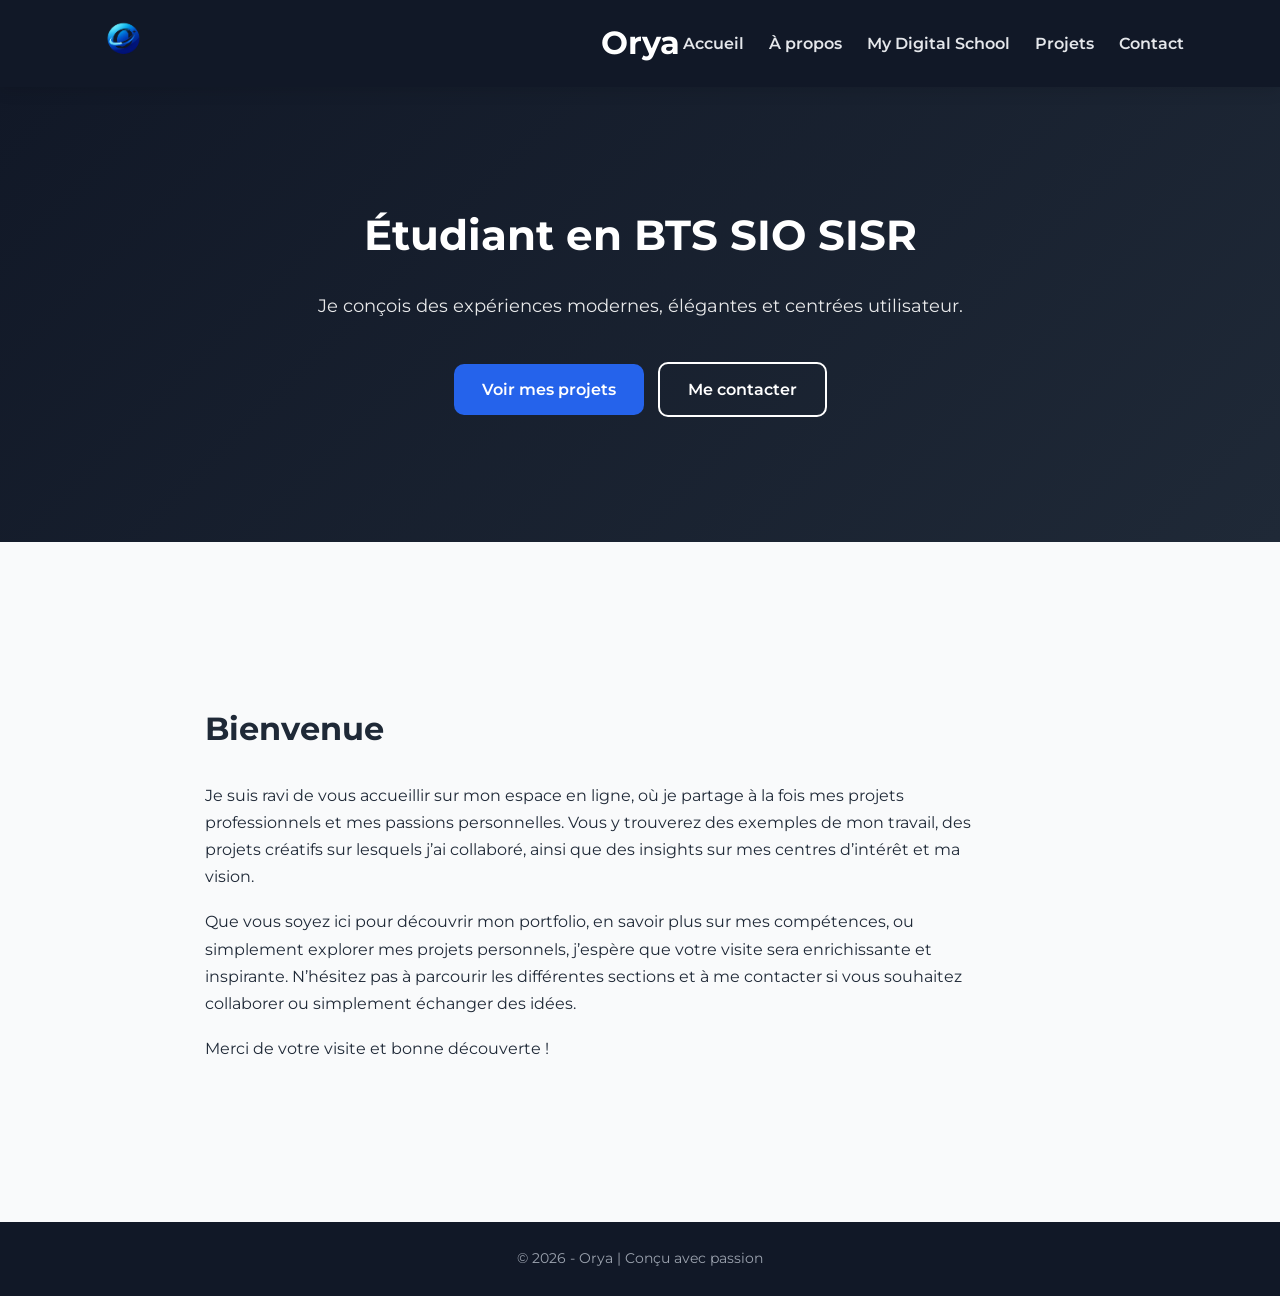
<file: index.html>
<!DOCTYPE html>
<html lang="fr">
<head>
    <meta charset="UTF-8">
    <title>Orya | Accueil</title>
    <link rel="stylesheet" href="style.css">
    <link rel="icon" type="image/x-icon" href="images/favicon.ico">
    <link href="https://fonts.googleapis.com/css2?family=Montserrat:wght@400;600;700&display=swap" rel="stylesheet">
</head>
<body>

<header>
    <div class="header-container">
        <div class="logo">
            <a href="index.html"><img src="images/logo.png" alt="Logo"></a>
        </div>

        <a href="index.html" class="site-name">Orya</a>

        <nav class="nav-right">
            <a href="index.html">Accueil</a>
            <a href="a-propos.html">À propos</a>
            <a href="ecole.html">My Digital School</a>
            <a href="projets.html">Projets</a>
            <a href="contact.html" class="btn-nav">Contact</a>
        </nav>
    </div>
</header>

<!-- SECTION HERO -->
<section class="hero">
    <div class="hero-content">
        <h1>Étudiant en BTS SIO SISR</h1>
        <p>Je conçois des expériences modernes, élégantes et centrées utilisateur.</p>
        <div class="hero-buttons">
            <a href="projets.html" class="btn primary">Voir mes projets</a>
            <a href="contact.html" class="btn secondary">Me contacter</a>
        </div>
    </div>
</section>

<!-- SECTION PRESENTATION -->
<section class="about">
    <div class="container">
        <h2>Bienvenue</h2>

        <p>
            Je suis ravi de vous accueillir sur mon espace en ligne, où je partage à la fois mes projets professionnels et mes passions personnelles. Vous y trouverez des exemples de mon travail, des projets créatifs sur lesquels j’ai collaboré, ainsi que des insights sur mes centres d’intérêt et ma vision.
        </p>

        <p>
            Que vous soyez ici pour découvrir mon portfolio, en savoir plus sur mes compétences, ou simplement explorer mes projets personnels, j’espère que votre visite sera enrichissante et inspirante. N’hésitez pas à parcourir les différentes sections et à me contacter si vous souhaitez collaborer ou simplement échanger des idées.
        </p>

        <p>
            Merci de votre visite et bonne découverte !
        </p>
    </div>
</section>

<footer>
    © 2026 - Orya | Conçu avec passion
</footer>

</body>
</html>
</file>
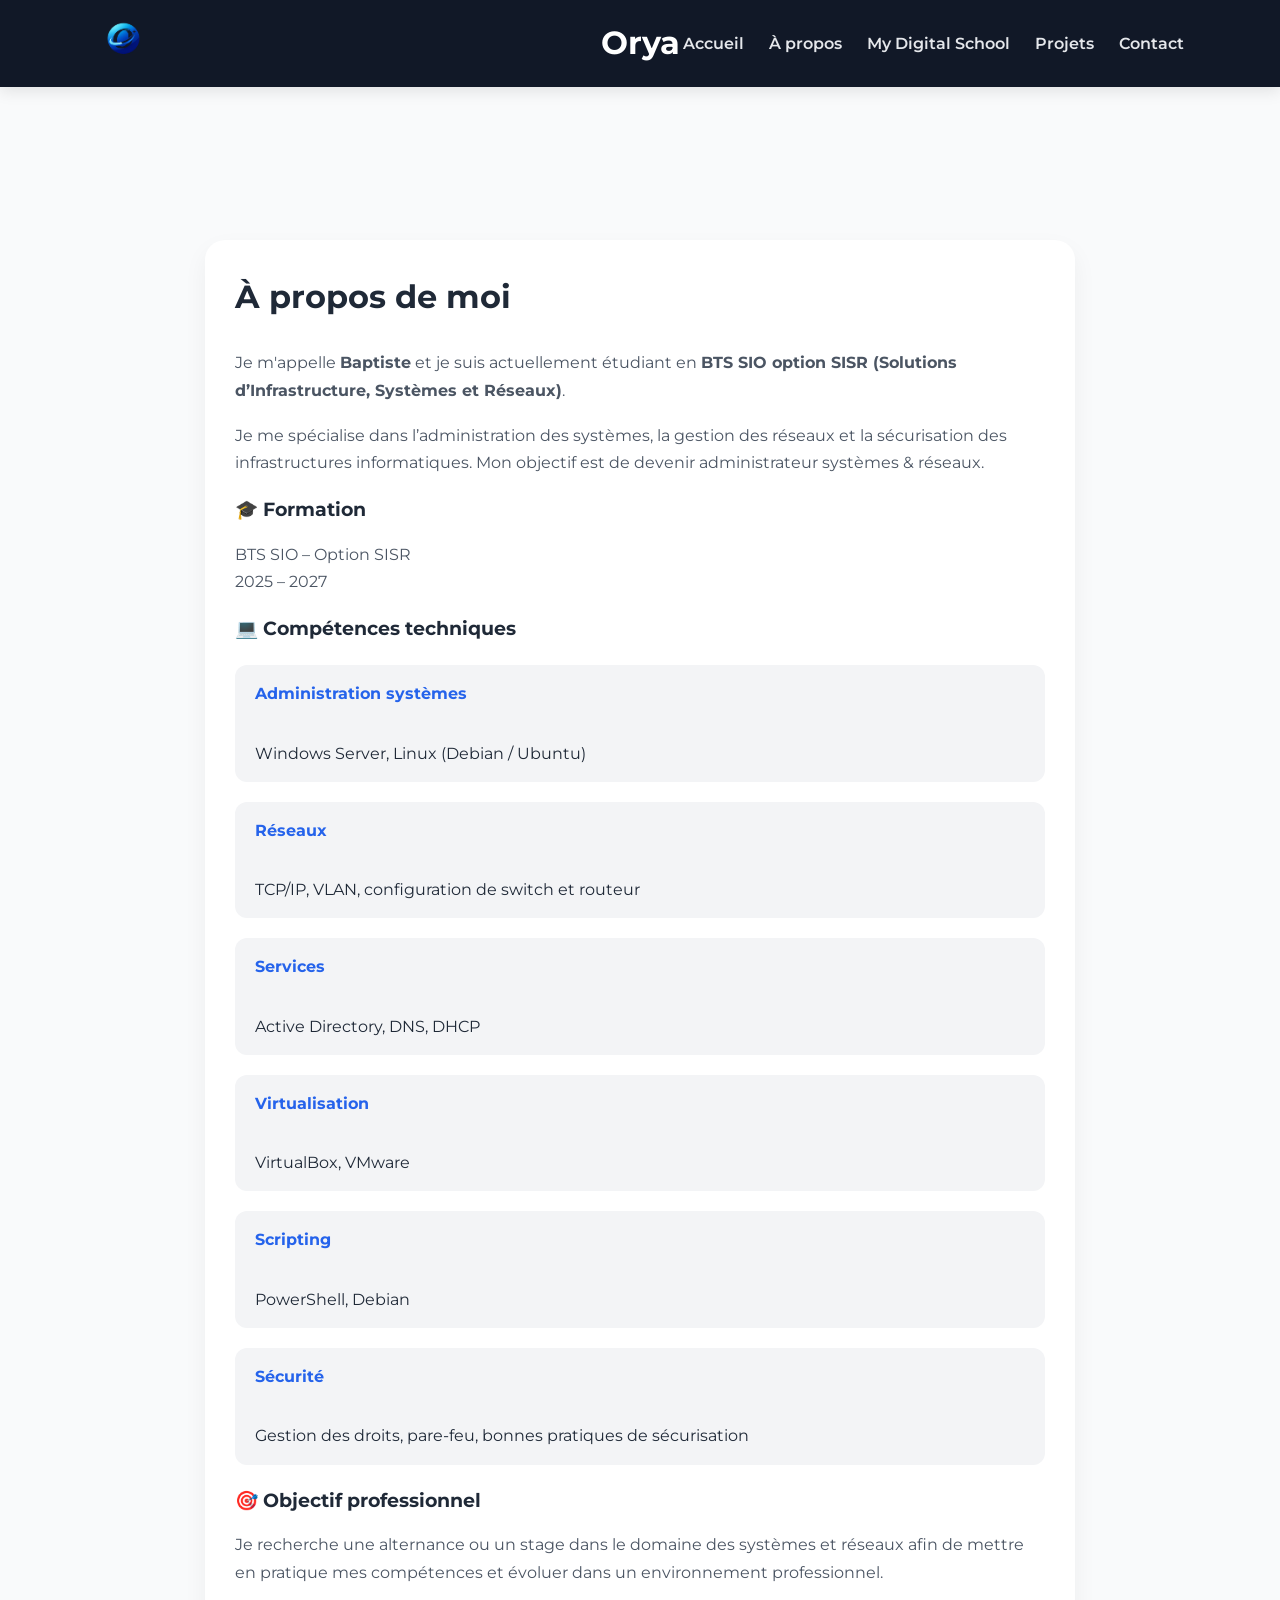
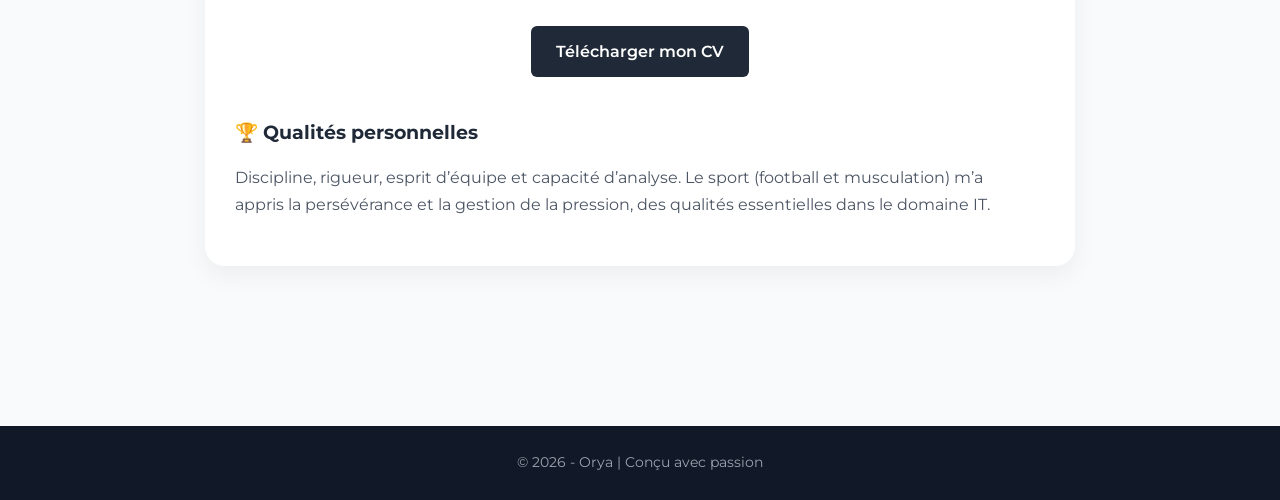
<file: a-propos.html>
<!DOCTYPE html>
<html lang="fr">
<head>
    <meta charset="UTF-8">
    <title>Orya | À propos</title>
    <link rel="stylesheet" href="style.css">
    <link rel="icon" type="image/x-icon" href="images/favicon.ico">
    <link href="https://fonts.googleapis.com/css2?family=Montserrat:wght@400;600;700&display=swap" rel="stylesheet">
</head>
<body>

<header>
    <div class="header-container">
        <div class="logo">
            <a href="index.html"><img src="images/logo.png" alt="Logo"></a>
        </div>

        <a href="index.html" class="site-name">Orya</a>

        <nav class="nav-right">
            <a href="index.html">Accueil</a>
            <a href="a-propos.html">À propos</a>
            <a href="ecole.html">My Digital School</a>
            <a href="projets.html">Projets</a>
            <a href="contact.html" class="btn-nav">Contact</a>
        </nav>
    </div>
</header>

<section class="about">
    <div class="container">
        <div class="card">

            <h2>À propos de moi</h2>
            

            <p>
                Je m'appelle <strong>Baptiste</strong> et je suis actuellement étudiant en 
                <strong>BTS SIO option SISR (Solutions d’Infrastructure, Systèmes et Réseaux)</strong>.
            </p>

            <p>
                Je me spécialise dans l’administration des systèmes, la gestion des réseaux 
                et la sécurisation des infrastructures informatiques.
                Mon objectif est de devenir administrateur systèmes & réseaux.
            </p>

            <h3>🎓 Formation</h3>
            <p>
                BTS SIO – Option SISR<br>
                2025 – 2027
            </p>

            <h3>💻 Compétences techniques</h3>

<ul class="skills-list">
    <li>
        <strong>Administration systèmes</strong><br>
        Windows Server, Linux (Debian / Ubuntu)
    </li>

    <li>
        <strong>Réseaux</strong><br>
        TCP/IP, VLAN, configuration de switch et routeur
    </li>

    <li>
        <strong>Services</strong><br>
        Active Directory, DNS, DHCP
    </li>

    <li>
        <strong>Virtualisation</strong><br>
        VirtualBox, VMware
    </li>

    <li>
        <strong>Scripting</strong><br>
        PowerShell, Debian
    </li>

    <li>
        <strong>Sécurité</strong><br>
        Gestion des droits, pare-feu, bonnes pratiques de sécurisation
    </li>
</ul>

            <h3>🎯 Objectif professionnel</h3>
            <p>
                Je recherche une alternance ou un stage dans le domaine des systèmes et réseaux
                afin de mettre en pratique mes compétences et évoluer dans un environnement professionnel.
            </p>
<div class="cv-section">
    <a href="cv/CV_LEGRAND_Baptiste.pdf" target="_blank" class="btn-download">
        Télécharger mon CV
    </a>
</div>
            <h3>🏆 Qualités personnelles</h3>
            <p>
                Discipline, rigueur, esprit d’équipe et capacité d’analyse.  
                Le sport (football et musculation) m’a appris la persévérance et la gestion de la pression,
                des qualités essentielles dans le domaine IT.
            </p>

        </div>
    </div>
</section>

<footer>
    © 2026 - Orya | Conçu avec passion
</footer>

</body>
</html>
</file>
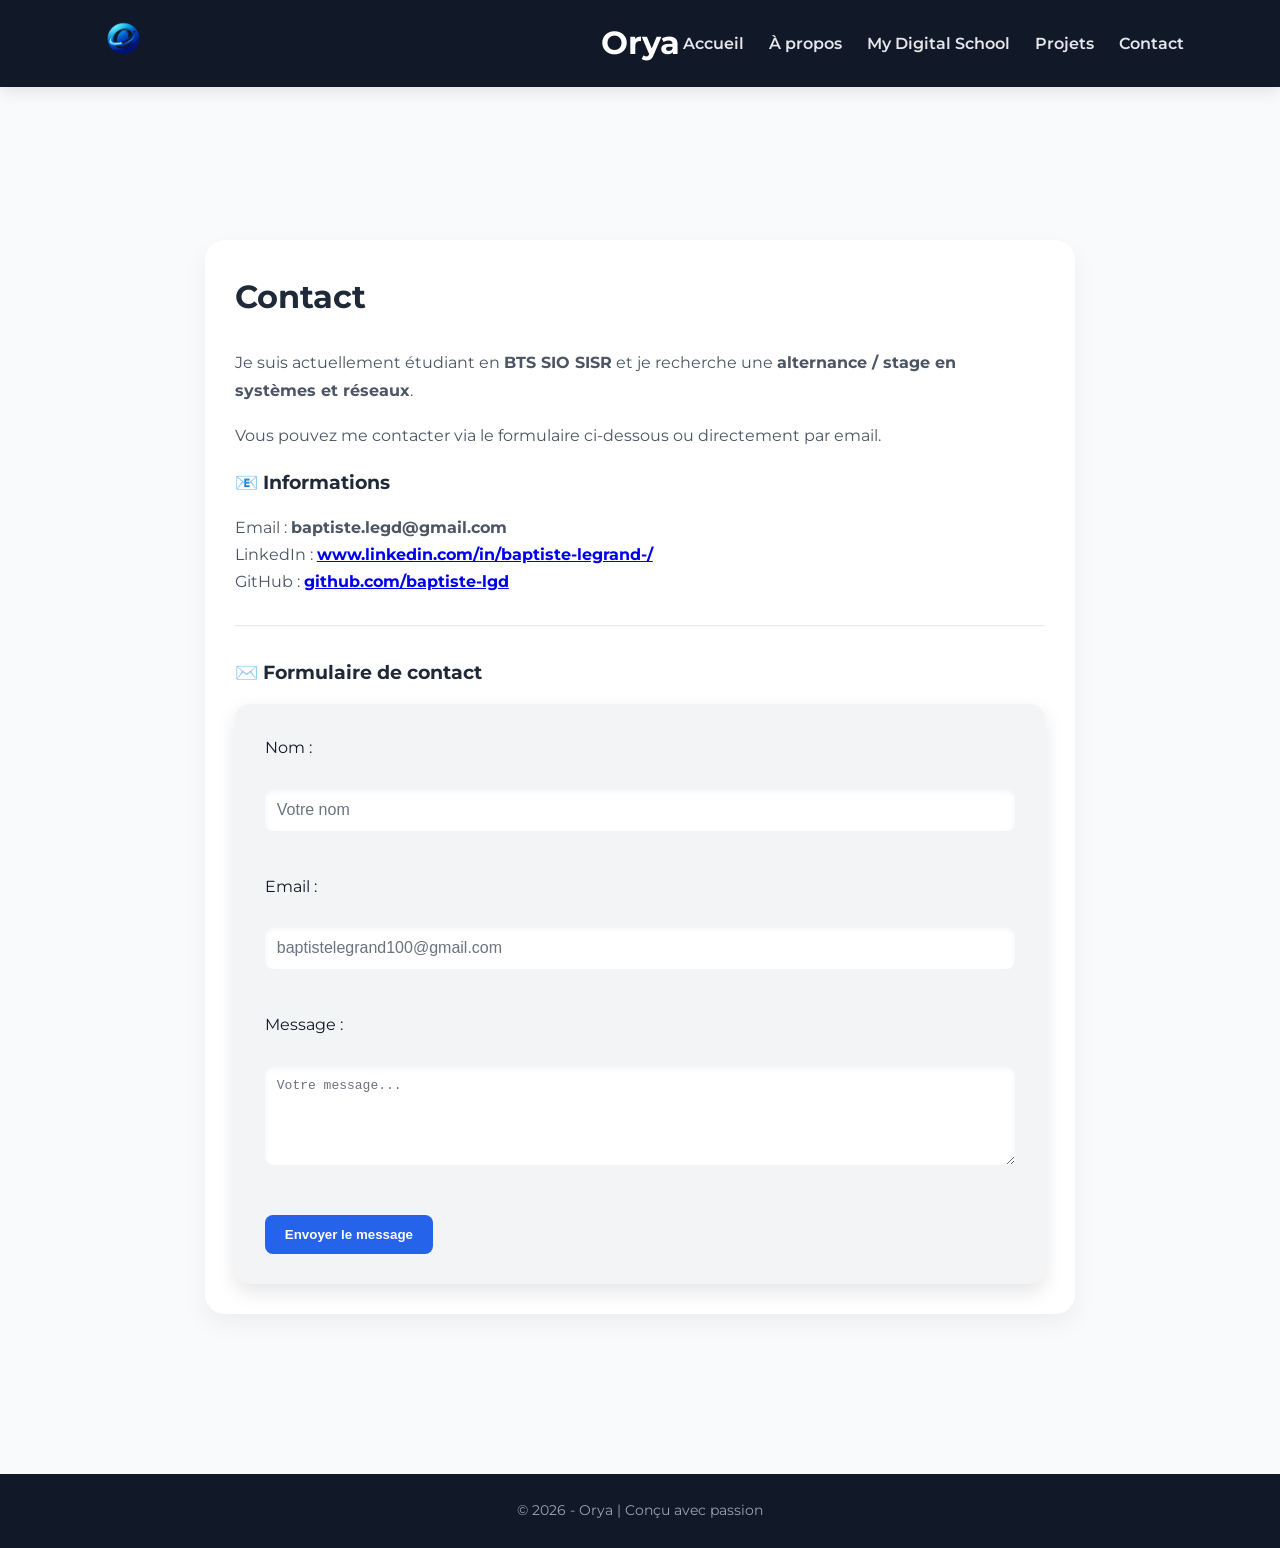
<file: contact.html>
<!DOCTYPE html>
<html lang="fr">
<head>
    <meta charset="UTF-8">
    <title>Orya | Contact</title>
    <link rel="stylesheet" href="style.css">
    <link rel="icon" type="image/x-icon" href="images/favicon.ico">
    <link href="https://fonts.googleapis.com/css2?family=Montserrat:wght@400;600;700&display=swap" rel="stylesheet">
</head>
<body>

<header>
    <div class="header-container">
        <div class="logo">
            <a href="index.html"><img src="images/logo.png" alt="Logo"></a>
        </div>

        <a href="index.html" class="site-name">Orya</a>

        <nav class="nav-right">
            <a href="index.html">Accueil</a>
            <a href="a-propos.html">À propos</a>
            <a href="ecole.html">My Digital School</a>
            <a href="projets.html">Projets</a>
            <a href="contact.html" class="btn-nav">Contact</a>
        </nav>
    </div>
</header>

<section class="about">
    <div class="container">
        <div class="card">

            <h2>Contact</h2>

            <p>
                Je suis actuellement étudiant en <strong>BTS SIO SISR</strong> et
                je recherche une <strong>alternance / stage en systèmes et réseaux</strong>.
            </p>

            <p>
                Vous pouvez me contacter via le formulaire ci-dessous ou directement par email.
            </p>

            <h3>📧 Informations</h3>
            <p>
                Email : <strong><a>baptiste.legd@gmail.com</a></strong><br>
                LinkedIn : <strong><a href="https://www.linkedin.com/in/baptiste-legrand-/" target="_blank">www.linkedin.com/in/baptiste-legrand-/</a></strong><br>
                GitHub : <strong><a href="https://github.com/baptiste-lgd" target="_blank">github.com/baptiste-lgd</a></strong>
            </p>

            <hr style="margin:30px 0; opacity:0.2;">

            <h3>✉️ Formulaire de contact</h3>

            <form action="https://formspree.io/f/mgolnazw" method="POST">
    <label>Nom :</label><br><br>
    <input type="text" name="name" placeholder="Votre nom" required><br><br>

    <label>Email :</label><br><br>
    <input type="email" name="email" placeholder="baptistelegrand100@gmail.com" required><br><br>

    <label>Message :</label><br><br>
    <textarea name="message" rows="5" placeholder="Votre message..." required></textarea><br><br>

    <button type="submit">Envoyer le message</button>
</form>

        </div>
    </div>
</section>

<footer>
    © 2026 - Orya | Conçu avec passion
</footer>

</body>
</html>
</file>
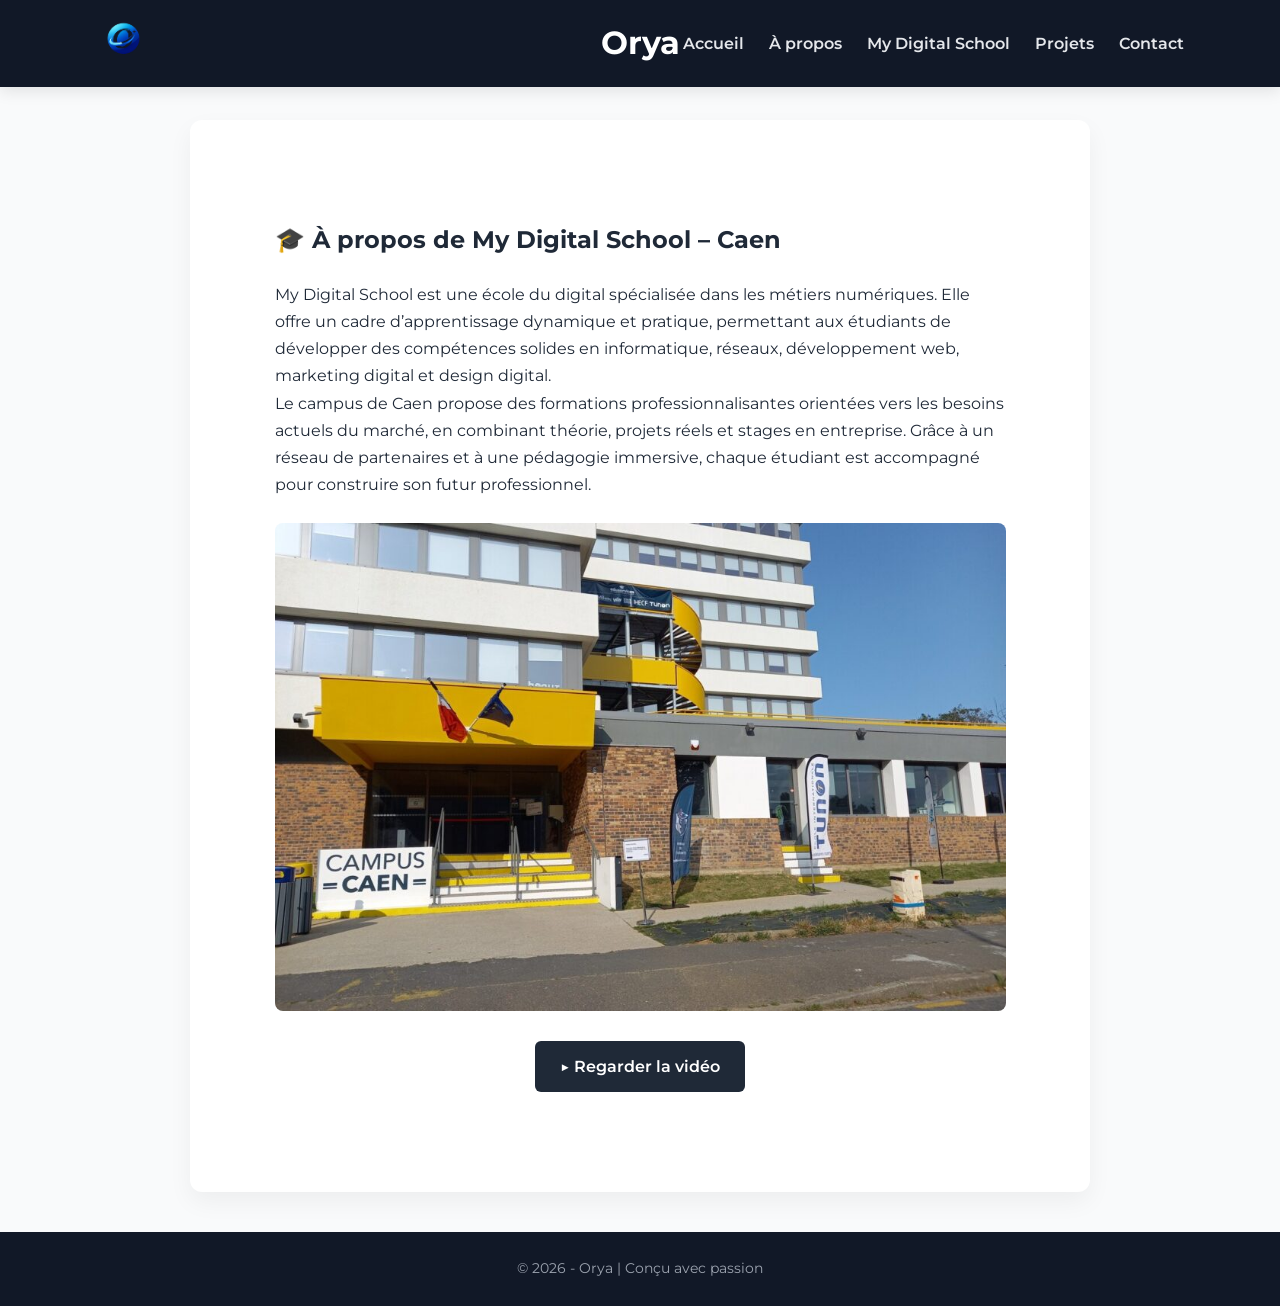
<file: ecole.html>
<!DOCTYPE html>
<html lang="fr">
<head>
    <meta charset="UTF-8">
    <title>Orya | My Digital School</title>
    <link rel="stylesheet" href="style.css">
    <link rel="icon" type="image/x-icon" href="images/favicon.ico">
    <link href="https://fonts.googleapis.com/css2?family=Montserrat:wght@400;600;700&display=swap" rel="stylesheet">
</head>
<body>

<header>
    <div class="header-container">
        <div class="logo">
            <a href="index.html"><img src="images/logo.png" alt="Logo"></a>
        </div>

        <a href="index.html" class="site-name">Orya</a>

        <nav class="nav-right">
            <a href="index.html">Accueil</a>
            <a href="a-propos.html">À propos</a>
            <a href="ecole.html">My Digital School</a>
            <a href="projets.html">Projets</a>
            <a href="contact.html" class="btn-nav">Contact</a>
        </nav>
    </div>
</header>

<section class="school-intro">
    <div class="container">
        <h2>🎓 À propos de My Digital School – Caen</h2>

        <p>
            My Digital School est une école du digital spécialisée dans les métiers numériques. Elle offre un cadre d’apprentissage dynamique et pratique, permettant aux étudiants de développer des
            compétences solides en informatique, réseaux, développement web, marketing digital et design digital.
        </p>

        <p>
            Le campus de Caen propose des formations professionnalisantes orientées vers les besoins actuels du marché, en combinant théorie, projets réels et stages en entreprise. Grâce à un réseau de
            partenaires et à une pédagogie immersive, chaque étudiant est accompagné pour construire son futur professionnel.
        </p>

        <!-- Image de l'école -->
        <div class="school-image">
            <img src="images/my-digital-school-caen.jpg" alt="My Digital School Caen">
        </div>

        <!-- Bouton pour la vidéo -->
        <div class="project-download">
    <a href="https://www.youtube.com/watch?v=9zEk2OiSyJk" target="_blank" class="btn-download">
        ▶ Regarder la vidéo
    </a>
</div>
    </div>
</section>

<footer>
    © 2026 - Orya | Conçu avec passion
</footer>

</body>
</html>
</file>
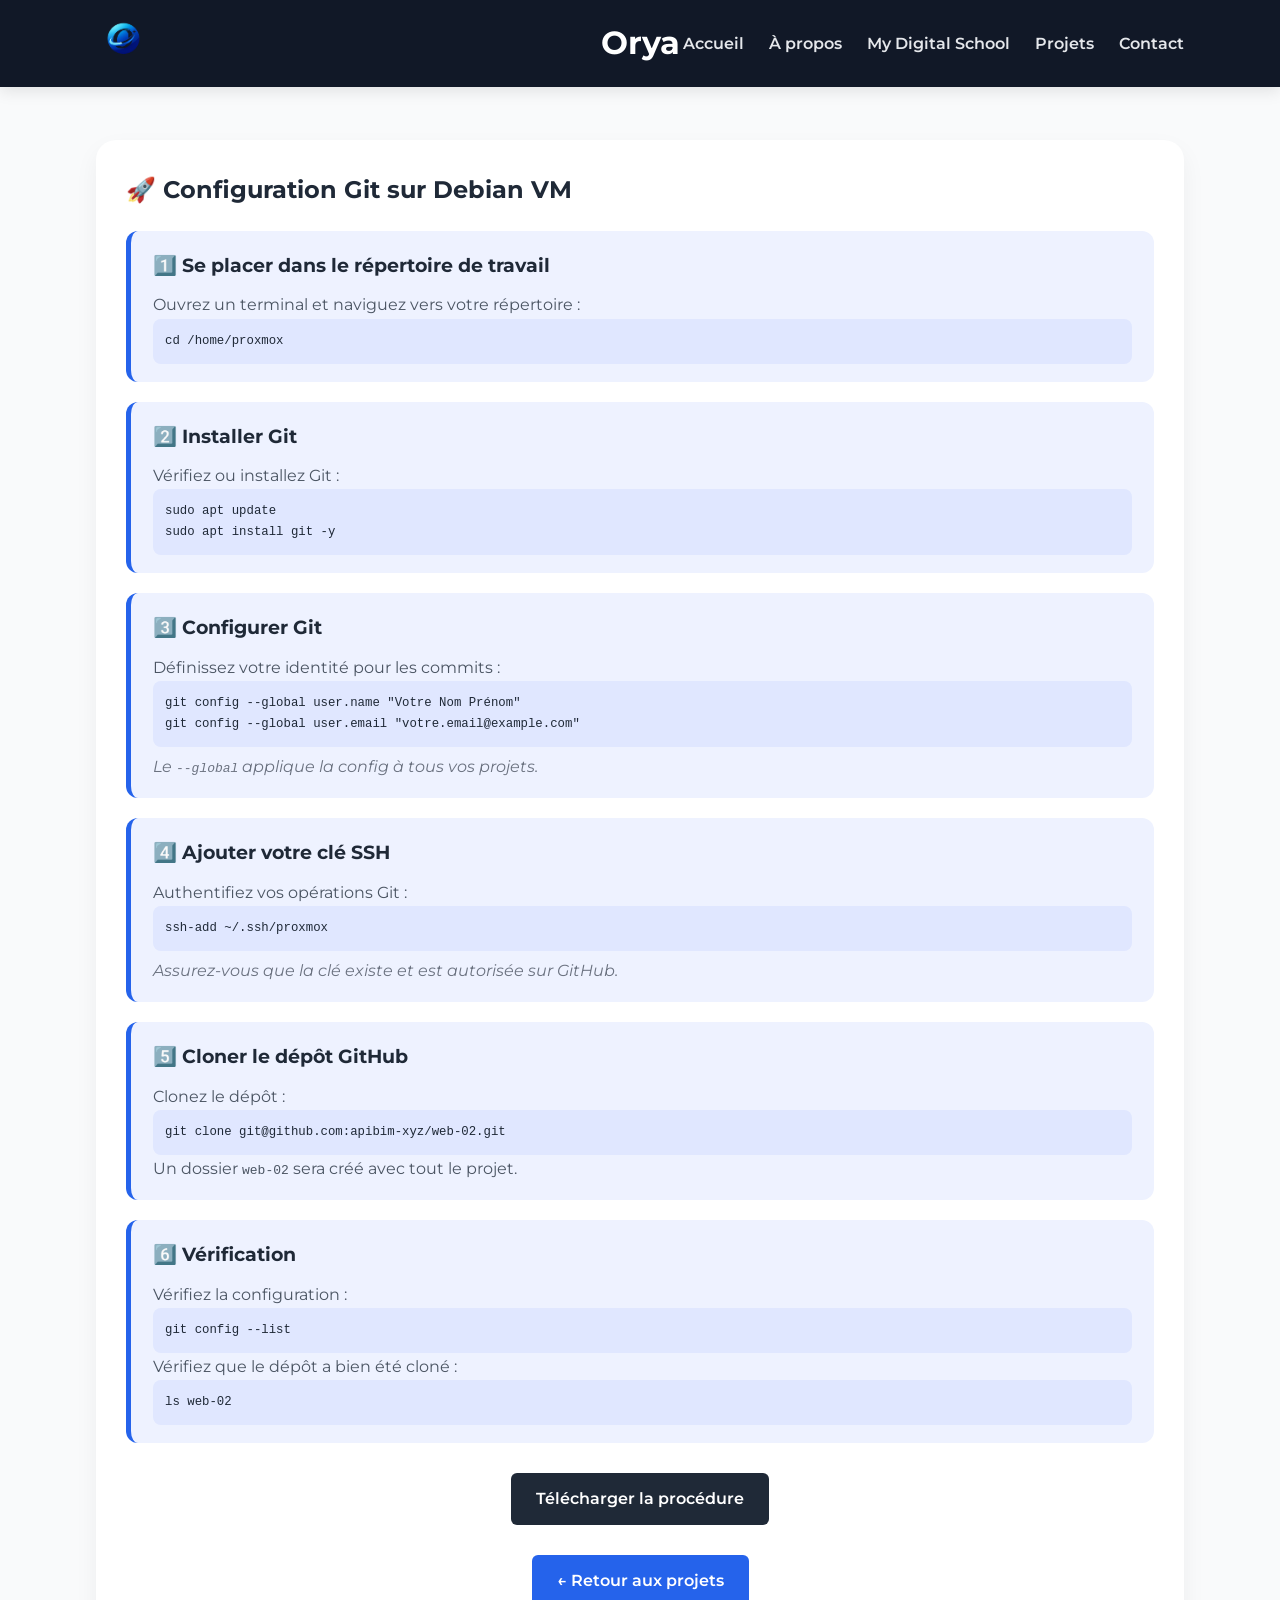
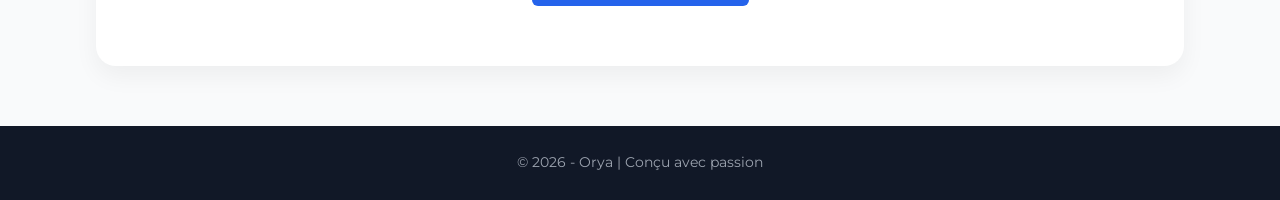
<file: projet1.html>
<!DOCTYPE html>
<html lang="fr">
<head>
    <meta charset="UTF-8">
    <title>Orya | GitClone</title>
    <link rel="stylesheet" href="style.css">
    <link rel="icon" type="image/x-icon" href="images/favicon.ico">
    <link href="https://fonts.googleapis.com/css2?family=Montserrat:wght@400;700&display=swap" rel="stylesheet">
</head>
<body>

<header>
    <div class="header-container">
        <div class="logo">
            <a href="index.html"><img src="images/logo.png" alt="Logo"></a>
        </div>

        <a href="index.html" class="site-name">Orya</a>

        <nav class="nav-right">
            <a href="index.html">Accueil</a>
            <a href="a-propos.html">À propos</a>
            <a href="ecole.html">My Digital School</a>
            <a href="projets.html">Projets</a>
            <a href="contact.html" class="btn-nav">Contact</a>
        </nav>
    </div>
</header>

<div class="container">
    <div class="card">
        <h2>🚀 Configuration Git sur Debian VM</h2>

        <div class="step">
            <h3>1️⃣ Se placer dans le répertoire de travail</h3>
            <p>Ouvrez un terminal et naviguez vers votre répertoire :</p>
            <pre><code>cd /home/proxmox</code></pre>
        </div>

        <div class="step">
            <h3>2️⃣ Installer Git</h3>
            <p>Vérifiez ou installez Git :</p>
            <pre><code>sudo apt update
sudo apt install git -y</code></pre>
        </div>

        <div class="step">
            <h3>3️⃣ Configurer Git</h3>
            <p>Définissez votre identité pour les commits :</p>
            <pre><code>git config --global user.name "Votre Nom Prénom"
git config --global user.email "votre.email@example.com"</code></pre>
            <p><em>Le <code>--global</code> applique la config à tous vos projets.</em></p>
        </div>

        <div class="step">
            <h3>4️⃣ Ajouter votre clé SSH</h3>
            <p>Authentifiez vos opérations Git :</p>
            <pre><code>ssh-add ~/.ssh/proxmox</code></pre>
            <p><em>Assurez-vous que la clé existe et est autorisée sur GitHub.</em></p>
        </div>

        <div class="step">
            <h3>5️⃣ Cloner le dépôt GitHub</h3>
            <p>Clonez le dépôt :</p>
            <pre><code>git clone git@github.com:apibim-xyz/web-02.git</code></pre>
            <p>Un dossier <code>web-02</code> sera créé avec tout le projet.</p>
        </div>

        <div class="step">
            <h3>6️⃣ Vérification</h3>
            <p>Vérifiez la configuration :</p>
            <pre><code>git config --list</code></pre>
            <p>Vérifiez que le dépôt a bien été cloné :</p>
            <pre><code>ls web-02</code></pre>
        </div>

<!-- Bouton téléchargement procédure -->
<div class="project-download">
    <a href="procedures/Procdure-Gitclone-legrand-baptiste.pdf" target="_blank" class="btn-download">
        Télécharger la procédure
    </a>
</div>

        <div class="back-to-projects">
    <a href="projets.html" class="btn-back">← Retour aux projets</a>
</div>
    </div>
</div>

<footer>
    © 2026 - Orya | Conçu avec passion
</footer>

</body>
</html>
</file>
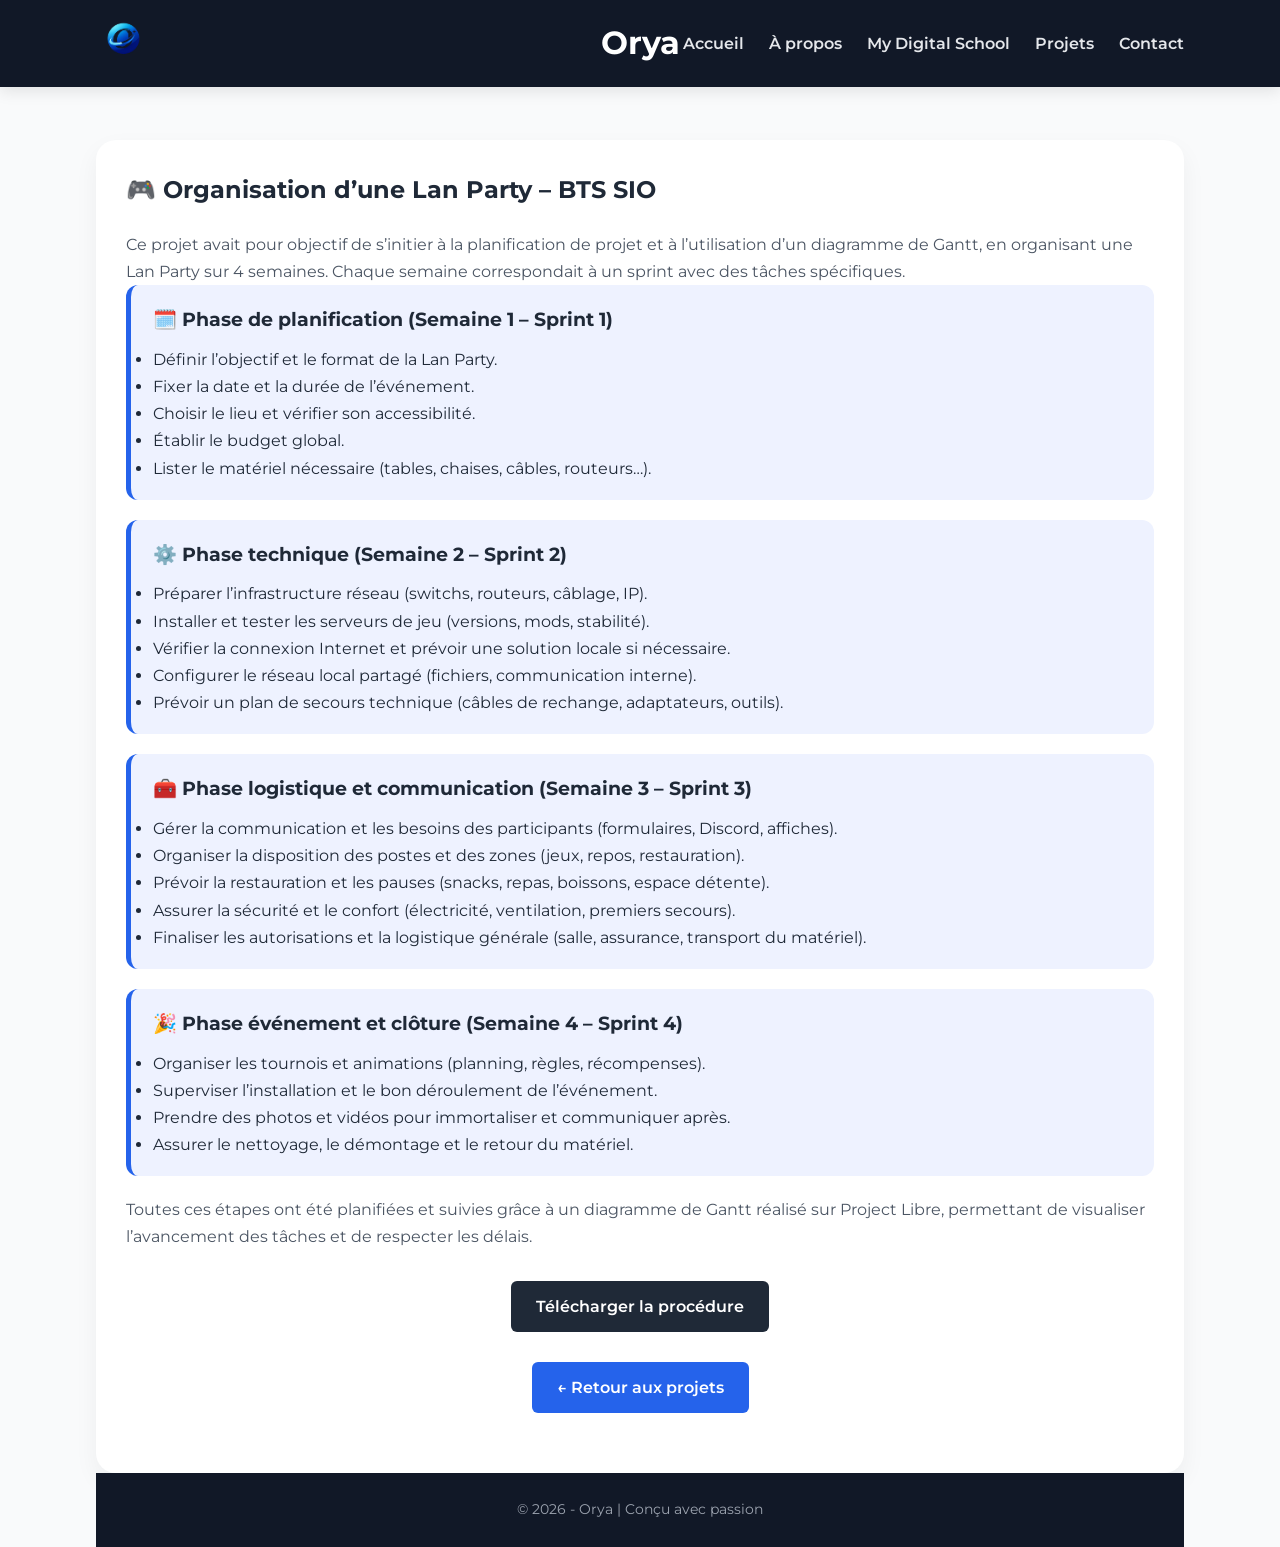
<file: projet2.html>
<!DOCTYPE html>
<html lang="fr">
<head>
    <meta charset="UTF-8">
    <title>Orya | Lan Party BTS SIO</title>
    <link rel="stylesheet" href="style.css">
    <link rel="icon" type="image/x-icon" href="images/favicon.ico">
    <link href="https://fonts.googleapis.com/css2?family=Montserrat:wght@400;700&display=swap" rel="stylesheet">
</head>
<body>

<header>
    <div class="header-container">
        <div class="logo">
            <a href="index.html"><img src="images/logo.png" alt="Logo"></a>
        </div>

        <a href="index.html" class="site-name">Orya</a>

        <nav class="nav-right">
            <a href="index.html">Accueil</a>
            <a href="a-propos.html">À propos</a>
            <a href="ecole.html">My Digital School</a>
            <a href="projets.html">Projets</a>
            <a href="contact.html" class="btn-nav">Contact</a>
        </nav>
    </div>
</header>

<div class="container">
    <div class="card">
        <h2>🎮 Organisation d’une Lan Party – BTS SIO</h2>
        <p>
            Ce projet avait pour objectif de s’initier à la planification de projet et à l’utilisation d’un diagramme de Gantt, en organisant une Lan Party sur 4 semaines. Chaque semaine correspondait à un sprint avec des tâches spécifiques.
        </p>

        <div class="step">
            <h3>🗓️ Phase de planification (Semaine 1 – Sprint 1)</h3>
            <ul>
                <li>Définir l’objectif et le format de la Lan Party.</li>
                <li>Fixer la date et la durée de l’événement.</li>
                <li>Choisir le lieu et vérifier son accessibilité.</li>
                <li>Établir le budget global.</li>
                <li>Lister le matériel nécessaire (tables, chaises, câbles, routeurs…).</li>
            </ul>
        </div>

        <div class="step">
            <h3>⚙️ Phase technique (Semaine 2 – Sprint 2)</h3>
            <ul>
                <li>Préparer l’infrastructure réseau (switchs, routeurs, câblage, IP).</li>
                <li>Installer et tester les serveurs de jeu (versions, mods, stabilité).</li>
                <li>Vérifier la connexion Internet et prévoir une solution locale si nécessaire.</li>
                <li>Configurer le réseau local partagé (fichiers, communication interne).</li>
                <li>Prévoir un plan de secours technique (câbles de rechange, adaptateurs, outils).</li>
            </ul>
        </div>

        <div class="step">
            <h3>🧰 Phase logistique et communication (Semaine 3 – Sprint 3)</h3>
            <ul>
                <li>Gérer la communication et les besoins des participants (formulaires, Discord, affiches).</li>
                <li>Organiser la disposition des postes et des zones (jeux, repos, restauration).</li>
                <li>Prévoir la restauration et les pauses (snacks, repas, boissons, espace détente).</li>
                <li>Assurer la sécurité et le confort (électricité, ventilation, premiers secours).</li>
                <li>Finaliser les autorisations et la logistique générale (salle, assurance, transport du matériel).</li>
            </ul>
        </div>

        <div class="step">
            <h3>🎉 Phase événement et clôture (Semaine 4 – Sprint 4)</h3>
            <ul>
                <li>Organiser les tournois et animations (planning, règles, récompenses).</li>
                <li>Superviser l’installation et le bon déroulement de l’événement.</li>
                <li>Prendre des photos et vidéos pour immortaliser et communiquer après.</li>
                <li>Assurer le nettoyage, le démontage et le retour du matériel.</li>
            </ul>
        </div>

        <p>
            Toutes ces étapes ont été planifiées et suivies grâce à un diagramme de Gantt réalisé sur Project Libre, permettant de visualiser l’avancement des tâches et de respecter les délais.
        </p>

<!-- Bouton téléchargement procédure -->
<div class="project-download">
    <a href="procedures/organiser-une-lan-party-BTS-SIO.pdf" target="_blank" class="btn-download">
        Télécharger la procédure
    </a>
</div>

        <div class="back-to-projects">
    <a href="projets.html" class="btn-back">← Retour aux projets</a>
</div>
</div>

<footer>
    © 2026 - Orya | Conçu avec passion
</footer>

</body>
</html>
</file>
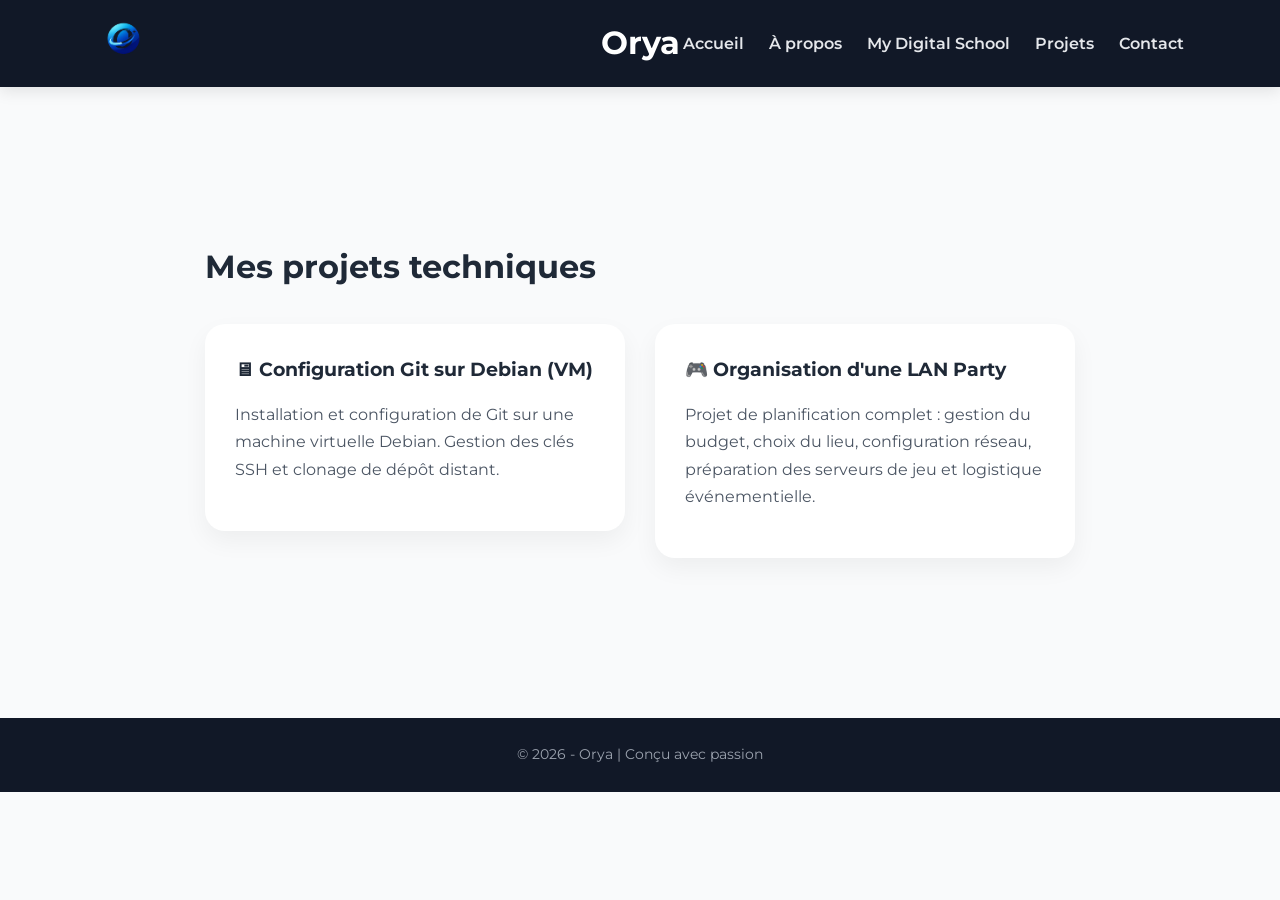
<file: projets.html>
<!DOCTYPE html>
<html lang="fr">
<head>
    <meta charset="UTF-8">
    <title>Orya | Projets</title>
    <link rel="stylesheet" href="style.css">
    <link rel="icon" type="image/x-icon" href="images/favicon.ico">
    <link href="https://fonts.googleapis.com/css2?family=Montserrat:wght@400;600;700&display=swap" rel="stylesheet">
</head>
<body>

<!-- HEADER -->
<header>
    <div class="header-container">
        <div class="logo">
            <a href="index.html"><img src="images/logo.png" alt="Logo"></a>
        </div>

        <a href="index.html" class="site-name">Orya</a>

        <nav class="nav-right">
            <a href="index.html">Accueil</a>
            <a href="a-propos.html">À propos</a>
            <a href="ecole.html">My Digital School</a>
            <a href="projets.html">Projets</a>
            <a href="contact.html" class="btn-nav">Contact</a>
        </nav>
    </div>
</header>

<!-- CONTENU PRINCIPAL -->
<section class="about">
    <div class="container">
        <h2>Mes projets techniques</h2>

        <div class="projects-grid">
            <!-- Projet 1 -->
            <a href="projet1.html" class="project-card">
                <div class="card">
                    <h3>🖥 Configuration Git sur Debian (VM)</h3>
                    <p>
                        Installation et configuration de Git sur une machine virtuelle Debian.
                        Gestion des clés SSH et clonage de dépôt distant.
                    </p>
                </div>
            </a>

            <!-- Projet 2 -->
            <a href="projet2.html" class="project-card">
                <div class="card">
                    <h3>🎮 Organisation d'une LAN Party</h3>
                    <p>
                        Projet de planification complet : gestion du budget, choix du lieu, configuration réseau,
                        préparation des serveurs de jeu et logistique événementielle.
                    </p>
                </div>
            </a>

            <!-- Tu peux ajouter d'autres projets ici -->
        </div>
    </div>
</section>

<!-- FOOTER -->
<footer>
    © 2026 - Orya | Conçu avec passion
</footer>

</body>
</html>
</file>
<file: style.css>
/* ======================= */
/* RESET */
/* ======================= */
* {
    margin: 0;
    padding: 0;
    box-sizing: border-box;
}

html, body {
    height: 100%;
}

body {
    padding-top: 80px; /* ajuste selon la hauteur de ton header */
    font-family: 'Montserrat', sans-serif;
    display: flex;
    flex-direction: column;
    min-height: 100vh;
    background-color: #f9fafb;
    color: #1f2937;
    line-height: 1.7;
}

/* ======================= */
/* HEADER FIXE & PROPRE */
/* ======================= */
header {
    width: 100%;
    background: #111827;
    box-shadow: 0 4px 15px rgba(0,0,0,0.1);
    position: fixed;
    top: 0;
    left: 0;
    z-index: 1000;
}

.header-container {
    width: 85%;
    max-width: 1200px;
    margin: auto;
    display: flex;
    align-items: center;
    justify-content: space-between;
    position: relative;
    padding: 12px 0;
}

/* Logo */
.logo img {
    height: 55px;
    transition: 0.3s ease;
}

.logo img:hover {
    transform: scale(1.05);
}

/* Nom du site centré */
.site-name {
    position: absolute;
    left: 50%;
    transform: translateX(-50%);
    font-size: 2rem;
    font-weight: 700;
    color: #ffffff;
    text-decoration: none;
    transition: all 0.3s ease;
}

.site-name:hover {
    color: #2563eb;
    transform: translateX(-50%) scale(1.1);
}

/* Navigation droite */
.nav-right {
    display: flex;
    align-items: center;
    gap: 25px;
}

.nav-right a {
    color: #e5e7eb;
    text-decoration: none;
    font-weight: 600;
    transition: all 0.3s ease;
}

.nav-right a:hover {
    color: #2563eb;
    transform: scale(1.1);
}

/* Responsive header */
@media (max-width: 768px) {
    .header-container {
        flex-wrap: wrap;
    }

    .site-name {
        position: static;
        transform: none;
        margin-top: 10px;
    }

    .nav-right {
        width: 100%;
        justify-content: center;
        margin-top: 10px;
        gap: 15px;
        flex-wrap: wrap;
    }
}

/* ======================= */
/* HERO SECTION */
/* ======================= */
.hero {
    background: linear-gradient(135deg, #111827, #1f2937);
    color: white;
    padding: 120px 10%;
    text-align: center;
}

.hero h1 {
    font-size: 42px;
    margin-bottom: 20px;
}

.hero p {
    font-size: 18px;
    margin-bottom: 35px;
    opacity: 0.9;
}

/* Boutons génériques */
.btn {
    padding: 12px 28px;
    border-radius: 10px;
    text-decoration: none;
    font-weight: 600;
    transition: 0.3s ease;
    margin: 5px;
    display: inline-block;
}

.primary {
    background-color: #2563eb;
    color: white;
}

.primary:hover {
    background-color: #1d4ed8;
}

.secondary {
    border: 2px solid white;
    color: white;
}

.secondary:hover {
    background-color: white;
    color: #111827;
}

/* ======================= */
/* CONTENU PRINCIPAL */
/* ======================= */
.container {
    width: 85%;
    margin: 60px auto;
    flex: 1;
}

h1, h2 {
    margin-bottom: 20px;
}

/* Section About */
.about {
    padding: 100px 10%;
    background-color: #f9fafb;
}

.about h2 {
    font-size: 32px;
    margin-bottom: 25px;
}

.about p {
    max-width: 800px;
    margin-bottom: 18px;
}

/* ======================= */
/* FORMULAIRES & CARTES */
/* ======================= */
.card form {
    background: #f3f4f6;
    padding: 30px;
    border-radius: 15px;
    box-shadow: 0 8px 20px rgba(0,0,0,0.1);
    color: #111827;
}

.card form input,
.card form textarea {
    width: 100%;
    padding: 12px;
    margin-bottom: 15px;
    border: none;
    border-radius: 8px;
    background-color: #ffffff;
    color: #111827;
    font-size: 1em;
    box-shadow: inset 0 2px 5px rgba(0,0,0,0.05);
}

.card form input::placeholder,
.card form textarea::placeholder {
    color: #6b7280;
}

.card form button {
    background-color: #2563eb;
    color: white;
    padding: 12px 20px;
    border-radius: 8px;
    border: none;
    cursor: pointer;
    font-weight: 600;
    transition: 0.3s ease;
}

.card form button:hover {
    background-color: #1d4ed8;
}

/* Cartes projets */
.project-card {
    text-decoration: none;
    color: inherit;
    display: block;
}

.card {
    background: white;
    padding: 30px;
    border-radius: 20px;
    box-shadow: 0 10px 25px rgba(0,0,0,0.05);
    transition: all 0.3s ease;
}

.card h3 {
    margin-bottom: 15px;
    transition: color 0.3s ease;
}

.card p {
    color: #4b5563;
}

.card:hover {
    transform: translateY(-6px);
    box-shadow: 0 20px 50px rgba(0,0,0,0.08);
}

.card:hover h3 {
    color: #2563eb;
}

/* ======================= */
/* ETAPES / PROJETS */
/* ======================= */
.step {
    background-color: #eef2ff;
    border-left: 5px solid #2563eb;
    padding: 18px 22px;
    margin-bottom: 20px;
    border-radius: 12px;
}

.step h3 {
    margin-bottom: 10px;
    font-size: 1.2em;
}

.step pre {
    background-color: #e0e7ff;
    padding: 12px;
    border-radius: 8px;
    overflow-x: auto;
    font-size: 0.95em;
}

.step em {
    display: block;
    margin-top: 6px;
    color: #6b7280;
}

/* ======================= */
/* BOUTON CV SIMPLIFIÉ */
/* ======================= */
.cv-section {
    display: flex;
    justify-content: center;
    margin: 40px 0;
}

.btn-download {
    display: inline-block;
    padding: 12px 25px;
    border-radius: 6px;
    font-weight: 600;
    text-decoration: none;
    color: white;
    background-color: #1f2937;
    transition: 0.3s ease;
}

.btn-download:hover {
    background-color: #374151;
    transform: translateY(-2px);
}

/* Responsive pour petit écran */
@media (max-width: 768px) {
    .cv-section {
        flex-direction: column;
        gap: 10px;
    }
}

/* ======================= */
/* FOOTER */
/* ======================= */
footer {
    text-align: center;
    padding: 25px;
    background: #111827;
    color: #9ca3af;
    font-size: 14px;
}

/* ======================= */
/* EFFETS PREMIUM */
/* ======================= */
a {
    transition: 0.3s ease;
}

::selection {
    background: #2563eb;
    color: white;
}

/* ======================= */
/* RESPONSIVE */
/* ======================= */
@media (max-width: 768px) {
    .hero h1 {
        font-size: 28px;
    }

    .hero {
        padding: 80px 5%;
    }

    .container {
        width: 90%;
    }

    .cv-section {
        flex-direction: column;
        gap: 10px;
    }
}

/* ======================= */
/* COMPETENCES */
/* ======================= */
.skills-list {
    list-style: none;
    padding-left: 0;
    margin-top: 20px;
}

.skills-list li {
    margin-bottom: 20px;
    padding: 15px 20px;
    background: #f3f4f6;
    border-radius: 12px;
    transition: 0.3s ease;
}

.skills-list li:hover {
    background: #e5e7eb;
    transform: translateX(5px);
}

.skills-list strong {
    display: block;
    margin-bottom: 5px;
    font-size: 16px;
    color: #2563eb;
}

/* ======================= */
/* GRID DES PROJETS */
/* ======================= */
.projects-grid {
    display: grid;
    grid-template-columns: repeat(auto-fit, minmax(280px, 1fr));
    gap: 30px;
    margin-top: 30px;
}

/* ======================= */
/* BOUTON RETOUR AUX PROJETS */
/* ======================= */
.back-to-projects {
    display: flex;
    justify-content: center;
    margin: 30px 0;
}

.btn-back {
    display: inline-block;
    padding: 12px 25px;
    border-radius: 6px;
    font-weight: 600;
    text-decoration: none;
    color: white;
    background-color: #2563eb; /* bleu principal */
    transition: 0.3s ease;
}

.btn-back:hover {
    background-color: #1d4ed8; /* bleu plus foncé au hover */
    transform: translateY(-2px);
}

/* Responsive pour petit écran */
@media (max-width: 768px) {
    .back-to-projects {
        margin: 20px 0;
    }
}

/* ======================= */
/* BOUTON TELECHARGER PROCEDURE */
.project-download {
    display: flex;
    justify-content: center;
    margin: 30px 0;
}

.btn-download {
    display: inline-block;
    padding: 12px 25px;
    border-radius: 6px;
    font-weight: 600;
    text-decoration: none;
    color: white;
    background-color: #1f2937;
    transition: 0.3s ease;
}

.btn-download:hover {
    background-color: #374151;
    transform: translateY(-2px);
}

/* Responsive */
@media (max-width: 768px) {
    .project-download {
        margin: 20px 0;
    }
}

/* ======================= */
/* VIDÉO ÉCOLE */
.video-button a:hover {
    transform: scale(1.05);
    box-shadow: 0 6px 15px rgba(0,0,0,0.2);
}

.school-image {
    margin-top: 25px; /* espace entre le texte et l'image */
}

.school-image img {
    max-width: 100%;
    height: auto;
    display: block;
    margin: 0 auto; /* centre l'image */
    border-radius: 8px;
}

.school-image img:hover {
    transform: scale(1.03);
    transition: transform 0.3s ease;
    filter: brightness(1.05);
}

.school-intro {
    background-color: #ffffff;
    padding: 40px 20px;
    border-radius: 12px;
    box-shadow: 0 10px 25px rgba(0,0,0,0.05);
    margin: 40px auto;
    max-width: 900px;
}
</file>
